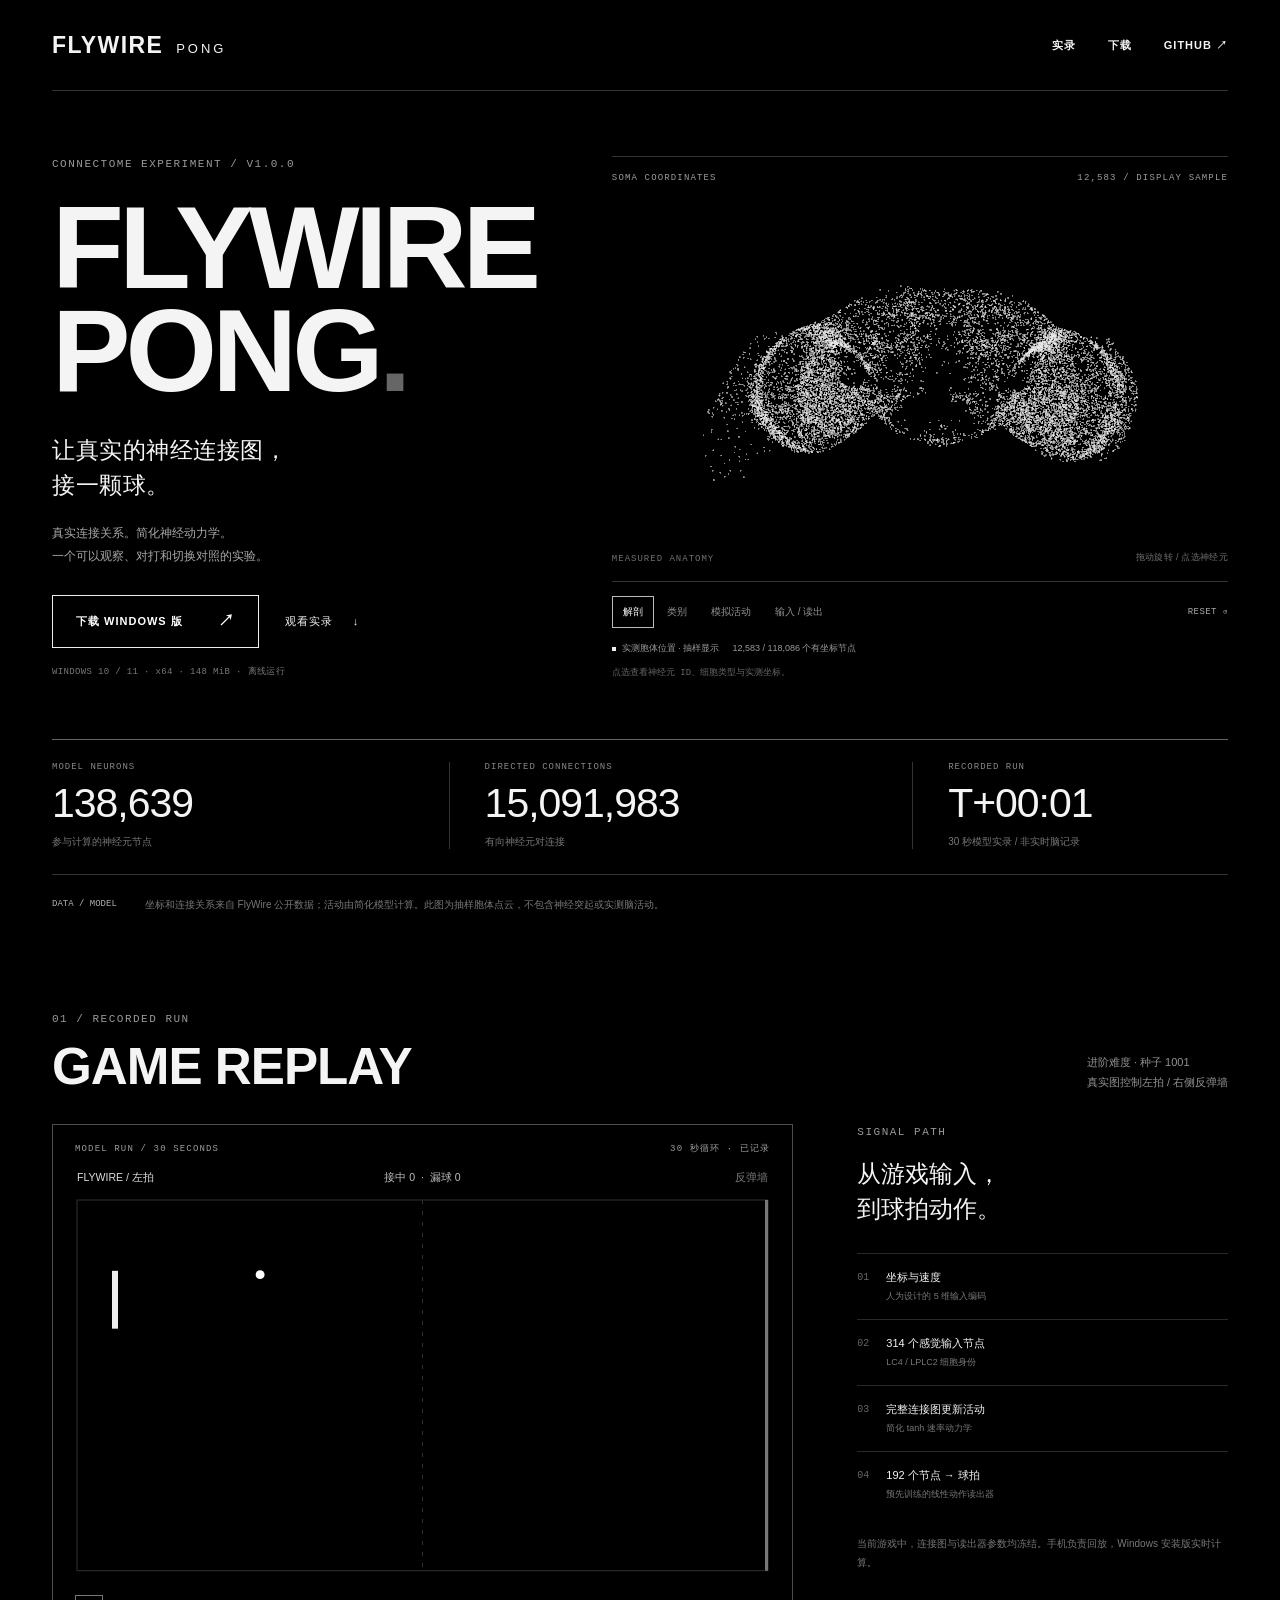
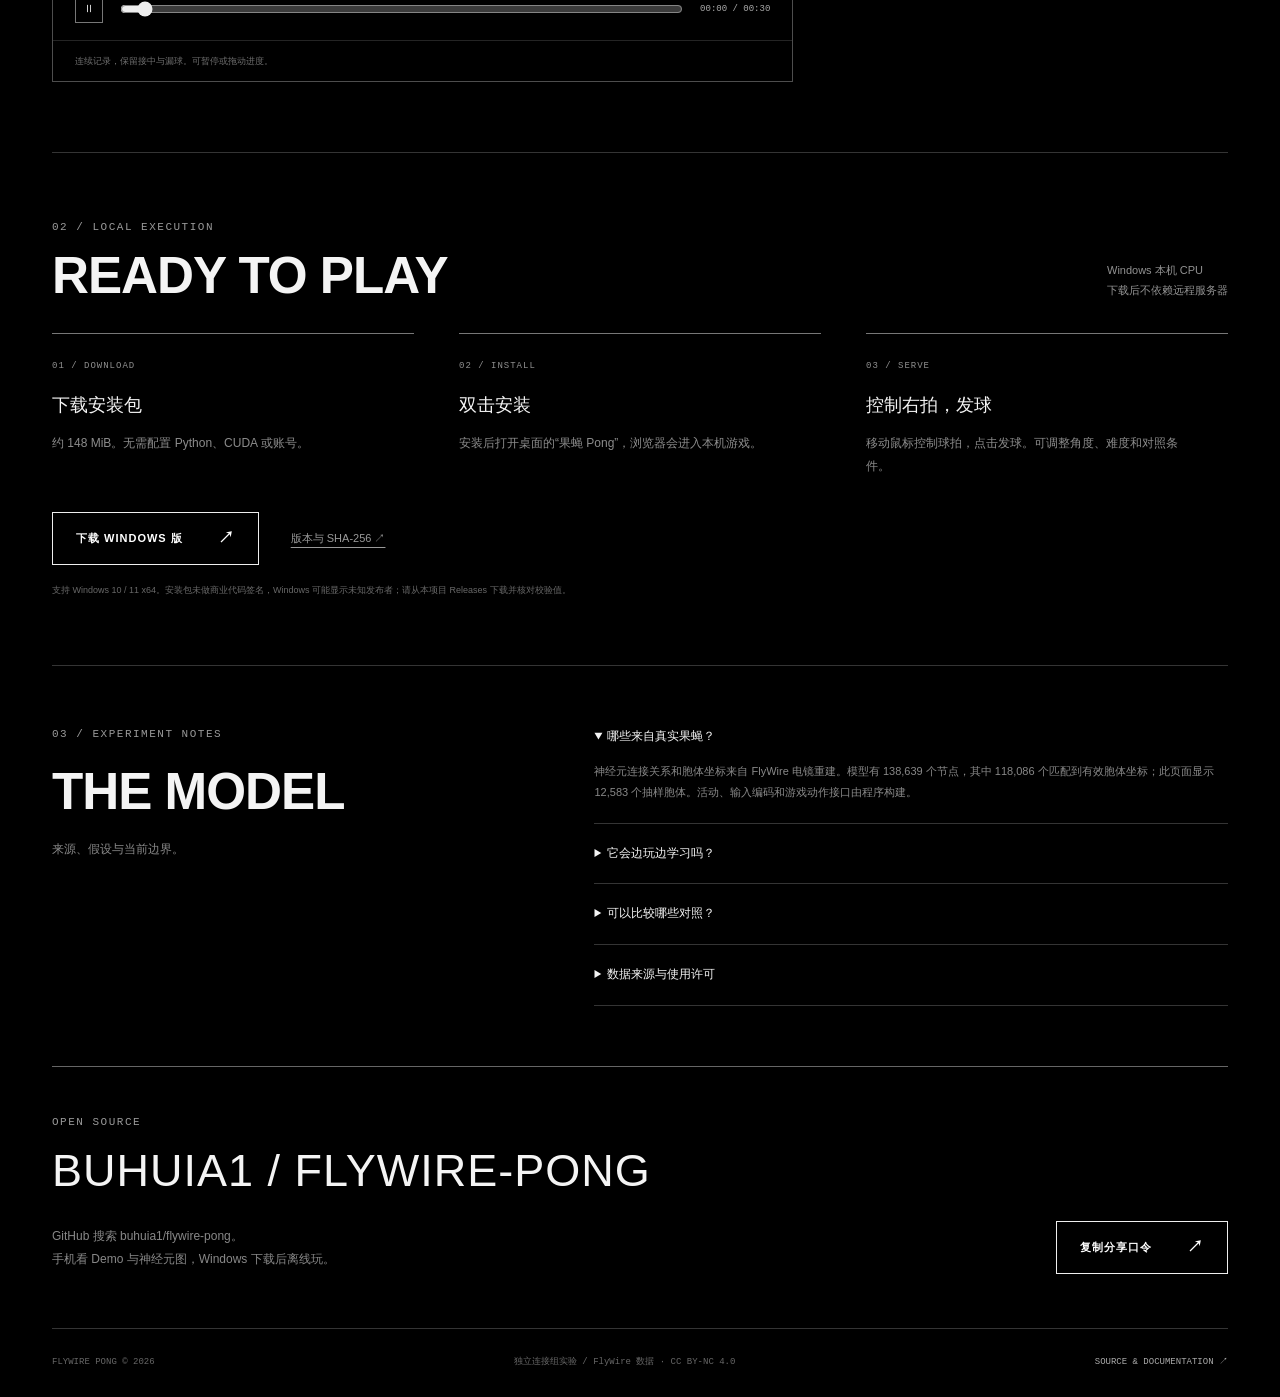
<file: docs/index.html>
<!doctype html>
<html lang="zh-CN">
<head>
<meta charset="utf-8"><meta name="viewport" content="width=device-width,initial-scale=1"><meta name="theme-color" content="#000000">
<title>FLYWIRE PONG · 连接组游戏实验</title>
<meta name="description" content="138,639 个神经元节点，15,091,983 条有向连接。手机观看真实模型实录、探索三维胞体坐标，Windows 下载后离线对打。">
<meta property="og:title" content="FLYWIRE PONG · 让连接图接一颗球"><meta property="og:description" content="一个可以亲手玩的连接组实验。手机看 3D 神经元图与游戏实录，Windows 离线安装。">
<meta property="og:image" content="https://buhuia1.github.io/flywire-pong/assets/social-preview.png?v=2"><meta property="og:url" content="https://buhuia1.github.io/flywire-pong/">
<link rel="icon" href="icon.svg?v=2" type="image/svg+xml"><link rel="stylesheet" href="style.css?v=2">
</head>
<body>
<header class="nav wrap"><a class="brand" href="#" aria-label="FLYWIRE PONG 首页">FLYWIRE<span>PONG</span></a><nav aria-label="主导航"><a href="#replay">实录</a><a href="#install">下载</a><a href="https://github.com/buhuia1/flywire-pong" target="_blank" rel="noopener">GITHUB ↗</a></nav></header>
<main>
<section class="hero wrap" aria-labelledby="hero-title">
 <div class="hero-copy"><p class="eyebrow">CONNECTOME EXPERIMENT / V1.0.0</p><h1 id="hero-title">FLYWIRE<br>PONG<span>.</span></h1><h2 class="hero-subtitle">让真实的神经连接图，<br>接一颗球。</h2><p class="hero-description">真实连接关系。简化神经动力学。<br>一个可以观察、对打和切换对照的实验。</p><div class="actions"><a class="button primary download" href="https://github.com/buhuia1/flywire-pong/releases/latest/download/FlyWire-Pong-Setup-1.0.0-Windows-x64.exe">下载 WINDOWS 版 <span>↗</span></a><a class="watch-link" href="#replay">观看实录 <span>↓</span></a></div><p class="requirements">WINDOWS 10 / 11 · x64 · 148 MiB · 离线运行</p></div>
 <div class="atlas" id="anatomy"><div class="panel-top"><span>SOMA COORDINATES</span><span>12,583 / DISPLAY SAMPLE</span></div><div class="brain-stage"><canvas id="brain" aria-label="可拖动旋转的果蝇胞体点云，显示 12,583 个实测位置" tabindex="0"></canvas><span class="view-label">MEASURED ANATOMY</span><span class="drag-label">拖动旋转 / 点选神经元</span></div><div class="atlas-tools"><div class="segmented" role="group" aria-label="神经元着色方式"><button data-color="anatomy" aria-pressed="true">解剖</button><button data-color="class" aria-pressed="false">类别</button><button data-color="activity" aria-pressed="false">模拟活动</button><button data-color="ports" aria-pressed="false">输入 / 读出</button></div><button id="reset-view" class="reset-button" aria-label="重置三维视角">RESET ↺</button></div><div id="legend" class="legend"></div><p id="selection" class="selection" aria-live="polite">载入实测胞体坐标…</p></div>
 <div class="telemetry"><div><span>MODEL NEURONS</span><strong>138,639</strong><small>参与计算的神经元节点</small></div><div><span>DIRECTED CONNECTIONS</span><strong>15,091,983</strong><small>有向神经元对连接</small></div><div class="time-metric"><span>RECORDED RUN</span><strong id="mission-clock">T+00:00</strong><small>30 秒模型实录 / 非实时脑记录</small></div></div>
</section>
<div class="scope-line wrap"><span>DATA / MODEL</span><p>坐标和连接关系来自 FlyWire 公开数据；活动由简化模型计算。此图为抽样胞体点云，不包含神经突起或实测脑活动。</p></div>
<section class="replay-section wrap" id="replay"><div class="section-heading"><div><p class="eyebrow">01 / RECORDED RUN</p><h2>GAME REPLAY</h2></div><p>进阶难度 · 种子 1001<br>真实图控制左拍 / 右侧反弹墙</p></div>
 <div class="replay-layout"><div class="game-card"><div class="panel-top"><span>MODEL RUN / 30 SECONDS</span><span id="replay-status">载入实录…</span></div><canvas id="pong" aria-label="果蝇连接图控制左侧球拍的真实模型运行实录"></canvas><div class="playback"><button id="play" class="play-button" aria-label="暂停实录">Ⅱ</button><input id="timeline" type="range" min="0" max="29.95" step="0.05" value="0" aria-label="实录播放进度"><span id="timestamp">00:00 / 00:30</span></div><p class="record-caption">连续记录，保留接中与漏球。可暂停或拖动进度。</p></div>
 <aside class="run-details"><p class="eyebrow">SIGNAL PATH</p><h3>从游戏输入，<br>到球拍动作。</h3><ol class="pipeline"><li><b>01</b><span>坐标与速度<small>人为设计的 5 维输入编码</small></span></li><li><b>02</b><span>314 个感觉输入节点<small>LC4 / LPLC2 细胞身份</small></span></li><li><b>03</b><span>完整连接图更新活动<small>简化 tanh 速率动力学</small></span></li><li><b>04</b><span>192 个节点 → 球拍<small>预先训练的线性动作读出器</small></span></li></ol><p class="technical-note">当前游戏中，连接图与读出器参数均冻结。手机负责回放，Windows 安装版实时计算。</p></aside></div>
</section>
<section class="install wrap" id="install"><div class="section-heading"><div><p class="eyebrow">02 / LOCAL EXECUTION</p><h2>READY TO PLAY</h2></div><p>Windows 本机 CPU<br>下载后不依赖远程服务器</p></div>
 <div class="steps"><article><span>01 / DOWNLOAD</span><h3>下载安装包</h3><p>约 148 MiB。无需配置 Python、CUDA 或账号。</p></article><article><span>02 / INSTALL</span><h3>双击安装</h3><p>安装后打开桌面的“果蝇 Pong”，浏览器会进入本机游戏。</p></article><article><span>03 / SERVE</span><h3>控制右拍，发球</h3><p>移动鼠标控制球拍，点击发球。可调整角度、难度和对照条件。</p></article></div>
 <div class="download-row"><a class="button primary download" href="https://github.com/buhuia1/flywire-pong/releases/latest/download/FlyWire-Pong-Setup-1.0.0-Windows-x64.exe">下载 WINDOWS 版 <span>↗</span></a><a class="text-link" href="https://github.com/buhuia1/flywire-pong/releases/latest" target="_blank" rel="noopener">版本与 SHA-256 ↗</a></div><p class="installer-note">支持 Windows 10 / 11 x64。安装包未做商业代码签名，Windows 可能显示未知发布者；请从本项目 Releases 下载并核对校验值。</p>
</section>
<section class="context wrap"><div><p class="eyebrow">03 / EXPERIMENT NOTES</p><h2>THE MODEL</h2><p>来源、假设与当前边界。</p></div><div class="details"><details open><summary>哪些来自真实果蝇？</summary><p>神经元连接关系和胞体坐标来自 FlyWire 电镜重建。模型有 138,639 个节点，其中 118,086 个匹配到有效胞体坐标；此页面显示 12,583 个抽样胞体。活动、输入编码和游戏动作接口由程序构建。</p></details><details><summary>它会边玩边学习吗？</summary><p>当前版本提前使用规则跟球示范，训练外部线性读出器；游戏中所有参数冻结。它不等同于活体学习、意识实验或 DishBrain 湿实验复现。</p></details><details><summary>可以比较哪些对照？</summary><p>安装版包含真实图、人工重连图、直接游戏状态、随机读出、断连、关闭输入、随机动作、规则跟球和手动控制。当前结果没有证明真实果蝇拓扑优于简单对照。逐条件结果与设置保存在仓库中。</p></details><details><summary>数据来源与使用许可</summary><p>连接数据来自 Shiu 等人的 FlyWire v783 整理版本，坐标来自 flywire_annotations。原创代码 MIT；FlyWire 数据及衍生展示按 CC BY-NC 4.0 供非商业研究与教育使用。</p><a href="https://github.com/buhuia1/flywire-pong/blob/main/THIRD_PARTY.md" target="_blank" rel="noopener">完整来源与论文 ↗</a></details></div></section>
<section class="share wrap"><p class="eyebrow">OPEN SOURCE</p><h2>BUHUIA1 / FLYWIRE-PONG</h2><div class="share-row"><p id="share-text">GitHub 搜索 buhuia1/flywire-pong。<br>手机看 Demo 与神经元图，Windows 下载后离线玩。</p><button class="button" id="share">复制分享口令 <span>↗</span></button></div><span id="copy-status" role="status"></span></section>
</main>
<footer class="wrap"><span>FLYWIRE PONG © 2026</span><span>独立连接组实验 / FlyWire 数据 · CC BY-NC 4.0</span><a href="https://github.com/buhuia1/flywire-pong">SOURCE & DOCUMENTATION ↗</a></footer>
<noscript><p class="wrap">开启 JavaScript 可查看三维点云和实录。安装包下载链接可以直接使用。</p></noscript><script src="site.js?v=2"></script>
</body></html>
</file>
<file: docs/style.css>
@charset "UTF-8";
:root{color-scheme:dark;--bg:#000;--fg:#f4f4f4;--secondary:#999;--line:#343434;--mono:"Consolas","SFMono-Regular",monospace;--display:"Bahnschrift","Arial Narrow","Arial",sans-serif}
*{box-sizing:border-box}html{scroll-behavior:smooth;scroll-padding-top:32px}body{margin:0;background:var(--bg);color:var(--fg);font-family:"Segoe UI","PingFang SC","Microsoft YaHei",sans-serif;-webkit-font-smoothing:antialiased}a{color:inherit;text-decoration:none}button,input{font:inherit}button{cursor:pointer}button,a,input{touch-action:manipulation}button:focus-visible,a:focus-visible,input:focus-visible,canvas:focus-visible{outline:2px solid #fff;outline-offset:5px}button,a{-webkit-tap-highlight-color:transparent}.wrap{width:min(1360px,calc(100% - 104px));margin-inline:auto}.nav{height:91px;display:flex;justify-content:space-between;align-items:center;border-bottom:1px solid var(--line)}.brand{font:700 23px var(--display);letter-spacing:1.4px}.brand span{font-weight:400;margin-left:13px;font-size:13px;letter-spacing:3px}.nav nav{display:flex;gap:32px;align-items:center;font-size:11px;font-weight:600;letter-spacing:1px}.nav nav a:hover{color:#aaa}.eyebrow{font:11px var(--mono);letter-spacing:1.5px;line-height:1.6;color:var(--secondary);margin:0 0 22px}
.hero{padding-top:65px;display:grid;grid-template-columns:.92fr 1.08fr;gap:0 35px;align-items:start}.hero-copy h1{font:700 clamp(88px,9.2vw,142px)/.88 var(--display);letter-spacing:-5px;margin:0 0 30px}.hero-copy h1>span{color:#666}.hero-subtitle{font-size:23px;line-height:1.55;font-weight:500;letter-spacing:.5px;margin:0 0 18px}.hero-description{font-size:12px;line-height:1.9;color:#a8a8a8;margin:0 0 27px}.actions{display:flex;align-items:center;gap:26px;flex-wrap:wrap}.button{display:inline-flex;align-items:center;justify-content:space-between;gap:35px;min-height:49px;padding:15px 23px;border:1px solid #eee;background:transparent;border-radius:0;color:#fff;font-size:11px;font-weight:600;letter-spacing:1px;transition:color .2s,background .2s}.button:hover{color:#000;background:#fff}.button span{font-size:16px}.watch-link{font-size:11px;display:flex;align-items:center;gap:20px;letter-spacing:1px}.watch-link:hover{text-decoration:underline;text-underline-offset:5px}.requirements{font:9px var(--mono);color:#777;letter-spacing:.35px;margin:16px 0 0;line-height:1.8}
.atlas{padding-top:0;min-width:0}.panel-top{display:flex;justify-content:space-between;gap:15px;align-items:center;color:#9c9c9c;font:9px var(--mono);letter-spacing:1.15px;line-height:1.5;border-top:1px solid var(--line);padding-top:15px}.brain-stage{position:relative}#brain{display:block;width:100%;height:395px;touch-action:none;cursor:grab}#brain:active{cursor:grabbing}.view-label,.drag-label{position:absolute;bottom:17px;pointer-events:none;color:#707070;font:9px var(--mono);letter-spacing:1px}.view-label{left:0}.drag-label{right:0;font-family:inherit;letter-spacing:.3px}.atlas-tools{border-top:1px solid var(--line);display:flex;justify-content:space-between;align-items:center;gap:10px;padding-top:14px}.segmented{display:flex;gap:2px}.segmented button{font-size:10px;padding:8px 10px;border:1px solid transparent;border-radius:0;background:transparent;color:#929292}.segmented button[aria-pressed=true]{border-color:#bbb;color:#fff}.reset-button{padding:8px 0;background:none;border:none;color:#aaa;font:9px var(--mono);white-space:nowrap;letter-spacing:.4px}.legend{display:flex;flex-wrap:wrap;gap:7px 13px;min-height:16px;margin-top:13px;font-size:9px;color:#9a9a9a;line-height:1.6}.legend span{display:flex;align-items:center;gap:6px}.legend i{height:4px;width:4px;border-radius:0}.selection{font:9px/1.8 var(--mono);color:#666;margin:8px 0 0;overflow-wrap:anywhere;min-height:31px}
.telemetry{grid-column:1/-1;display:grid;grid-template-columns:1fr 1.18fr .85fr;gap:25px;border-top:1px solid #656565;border-bottom:1px solid var(--line);padding:22px 0 25px;margin-top:43px}.telemetry>div{display:flex;flex-direction:column;gap:9px}.telemetry>div+div{border-left:1px solid var(--line);padding-left:35px}.telemetry span{font:9px var(--mono);letter-spacing:1px;color:#888}.telemetry strong{font:400 clamp(28px,3.2vw,43px)/1.1 var(--display);letter-spacing:-1px;font-variant-numeric:tabular-nums}.telemetry small{font-size:10px;color:#777}.scope-line{display:flex;align-items:start;gap:28px;padding-block:20px}.scope-line>span{font:9px var(--mono);color:#b0b0b0;white-space:nowrap;padding-top:4px}.scope-line p{font-size:10px;line-height:1.9;color:#777;max-width:1000px;margin:0}
.section-heading{display:flex;justify-content:space-between;align-items:end;gap:30px;margin-bottom:32px}.section-heading .eyebrow{margin-bottom:13px}.section-heading h2,.context h2{font:600 clamp(36px,4vw,54px)/1 var(--display);letter-spacing:-1px;margin:0}.section-heading p:not(.eyebrow){font-size:11px;color:#929292;line-height:1.8;margin:0}.replay-section{padding:77px 0 70px}.replay-layout{display:grid;grid-template-columns:1.6fr .8fr;gap:64px;align-items:start}.game-card{border:1px solid #4d4d4d;background:#000;min-width:0}.game-card .panel-top{border-top:none;padding:18px 22px 0;font-size:9px}#pong{display:block;width:100%;height:auto;aspect-ratio:1.7}.playback{display:flex;gap:15px;align-items:center;padding:3px 22px 17px}.play-button{background:none;color:#fff;border:1px solid #777;border-radius:0;width:28px;height:28px;flex-shrink:0;font-size:10px}.playback input{width:100%;accent-color:#eee;cursor:pointer}.playback span{font:9px var(--mono);color:#aaa;white-space:nowrap}.record-caption{border-top:1px solid #242424;padding:12px 22px;margin:0;color:#6e6e6e;font-size:9px;line-height:1.8}.run-details .eyebrow{margin-bottom:15px}.run-details h3{font-size:24px;font-weight:400;line-height:1.45;margin:0 0 26px}.pipeline{padding:0;margin:0;list-style:none}.pipeline li{display:flex;gap:17px;border-top:1px solid #292929;padding:15px 0}.pipeline b{font:10px var(--mono);color:#666;padding-top:3px;font-weight:400}.pipeline span{font-size:11px;line-height:1.5}.pipeline small{display:block;color:#777;font-size:9px;margin-top:5px}.technical-note{font-size:10px;line-height:1.9;color:#777;margin-top:17px}
.install{border-top:1px solid var(--line);padding-block:66px}.steps{display:grid;grid-template-columns:1fr 1fr 1fr;gap:45px}.steps article{border-top:1px solid #777;padding-top:20px}.steps article>span{font:9px var(--mono);letter-spacing:1px;color:#8f8f8f}.steps h3{font-size:18px;font-weight:500;margin:21px 0 15px}.steps p{font-size:12px;color:#8c8c8c;line-height:1.9;margin:0;max-width:330px}.download-row{display:flex;gap:32px;align-items:center;margin-top:35px}.text-link{font-size:11px;text-decoration:underline;text-underline-offset:5px;color:#999}.installer-note{font-size:9px;line-height:1.9;color:#686868;margin:17px 0 0;max-width:850px}.context{border-top:1px solid var(--line);padding-block:60px;display:grid;grid-template-columns:1fr 1.4fr;gap:90px}.context>div>p:last-child{font-size:12px;color:#888;margin-top:24px}.details details{border-bottom:1px solid var(--line);padding:19px 0}.details details:first-child{padding-top:0}.details summary{font-size:12px;font-weight:500;cursor:pointer;line-height:1.8}.details p{font-size:11px;line-height:1.95;color:#888;margin:13px 0 0}.details a{display:inline-block;font-size:10px;text-decoration:underline;text-underline-offset:4px;margin-top:15px}.share{border-top:1px solid #666;padding:47px 0 54px;position:relative}.share h2{font:500 clamp(23px,4vw,45px)/1.2 var(--display);letter-spacing:1px;margin:0 0 23px}.share .eyebrow{margin-bottom:13px}.share-row{display:flex;justify-content:space-between;align-items:center;gap:35px}.share-row p{font-size:12px;line-height:1.9;color:#888;margin:0}.share-row button{flex-shrink:0}#copy-status{position:absolute;right:0;bottom:29px;font-size:10px;color:#aaa}footer{display:flex;justify-content:space-between;align-items:center;gap:20px;border-top:1px solid var(--line);padding-block:26px;font:9px/1.7 var(--mono);color:#666}footer a{color:#aaa}
@media(min-width:1600px){#brain{height:435px}.hero{padding-top:85px}}
@media(max-width:1080px){.wrap{width:calc(100% - 64px)}.hero{gap:0 22px}.hero-copy h1{font-size:98px}.hero-subtitle{font-size:20px}.actions{gap:19px}.button{padding-inline:17px;gap:24px}#brain{height:360px}.requirements{font-size:8px}.replay-layout{gap:35px}.telemetry>div+div{padding-left:25px}.context{gap:45px}}
@media(max-width:760px){html{scroll-padding-top:25px}.wrap{width:calc(100% - 40px)}.nav{height:71px}.brand{font-size:20px;letter-spacing:1px}.brand span{font-size:10px;margin-left:8px;letter-spacing:2px}.nav nav{gap:16px;font-size:9px}.nav nav a:first-child{display:none}.hero{grid-template-columns:1fr;padding-top:39px;gap:29px}.eyebrow{font-size:9px;letter-spacing:1px;margin-bottom:22px}.hero-copy h1{font-size:clamp(89px,24vw,142px);line-height:.89;letter-spacing:-3px;margin-bottom:27px}.hero-subtitle{font-size:20px;line-height:1.5;margin-bottom:15px}.hero-description{font-size:11px;line-height:1.85;margin-bottom:24px}.actions{gap:23px}.button{min-height:47px;font-size:10px;padding:14px 17px;gap:31px}.watch-link{font-size:10px;gap:18px}.requirements{font-size:8px;letter-spacing:0;margin-top:13px}.atlas{padding-top:0}.panel-top{font-size:8px;letter-spacing:.35px;padding-top:13px;gap:10px}#brain{height:302px}.view-label,.drag-label{font-size:8px;bottom:17px}.atlas-tools{padding-top:11px;gap:5px}.segmented{gap:1px}.segmented button{font-size:9px;padding:7px 9px}.reset-button{font-size:8px}.legend{font-size:8px;gap:5px 12px;margin-top:12px}.selection{font-size:8px;margin-top:7px;min-height:25px}.telemetry{margin-top:2px;padding:20px 0;gap:15px;grid-template-columns:.86fr 1.14fr}.telemetry>div+div{padding-left:18px}.telemetry span{font-size:7px;letter-spacing:.1px}.telemetry strong{font-size:30px;letter-spacing:-1px}.telemetry small{font-size:8px;line-height:1.6}.telemetry .time-metric{grid-column:1/-1;border-left:none;border-top:1px solid #292929;padding:15px 0 0;margin-top:1px;display:grid;grid-template-columns:1fr 1fr;align-items:center;gap:7px 20px}.time-metric strong{text-align:right;font-size:22px}.time-metric small{grid-column:1/-1}.scope-line{display:block;padding-top:16px;padding-bottom:0}.scope-line>span{font-size:8px}.scope-line p{font-size:9px;line-height:1.9;margin-top:9px}.section-heading{display:block;margin-bottom:24px}.section-heading h2,.context h2{font-size:37px;letter-spacing:-.5px}.section-heading .eyebrow{margin-bottom:12px}.section-heading p:not(.eyebrow){font-size:9px;margin-top:16px;line-height:1.9}.replay-section{padding:53px 0 40px}.replay-layout{grid-template-columns:1fr;gap:31px}.game-card .panel-top{padding:14px 14px 0;font-size:7px;letter-spacing:.4px}.playback{padding:4px 14px 14px;gap:10px}.playback span{font-size:8px}.play-button{width:25px;height:25px}.record-caption{padding:10px 14px;font-size:8px}.run-details h3{font-size:22px;margin-bottom:19px}.run-details h3 br{display:none}.pipeline{display:grid;grid-template-columns:1fr 1fr;gap:0 20px}.pipeline li{gap:11px;padding:14px 0}.pipeline span{font-size:10px}.pipeline b{font-size:9px}.pipeline small{font-size:8px;line-height:1.7}.technical-note{font-size:9px;margin:13px 0 0}.install{padding-block:38px}.steps{grid-template-columns:1fr;gap:24px}.steps article{padding-top:16px}.steps article>span{font-size:8px}.steps h3{font-size:17px;margin:13px 0 10px}.steps p{font-size:11px;max-width:none}.download-row{gap:22px;margin-top:28px;flex-wrap:wrap}.text-link{font-size:9px}.installer-note{font-size:8px;line-height:1.9;margin-top:18px}.context{grid-template-columns:1fr;gap:20px;padding-block:38px}.context>div>p:last-child{font-size:11px;margin-top:18px}.details details{padding:16px 0}.details summary{font-size:11px}.details p{font-size:10px}.details a{font-size:9px}.share{padding-top:33px;padding-bottom:44px}.share h2{font-size:24px;letter-spacing:0}.share-row{display:block}.share-row p{font-size:10px}.share-row button{margin-top:23px}#copy-status{left:0;right:auto;bottom:18px;font-size:9px}footer{font-size:8px;display:flex;flex-wrap:wrap;justify-content:start;gap:13px 26px;padding-block:22px}footer>span:nth-child(2){order:3;flex-basis:100%}}
@media(max-width:360px){.wrap{width:calc(100% - 32px)}.nav nav{gap:12px}.hero-copy h1{font-size:85px}.button{gap:24px}.actions{gap:18px}.telemetry strong{font-size:27px}.segmented button{padding-inline:8px}}
.hero-copy{min-width:0}
@media(max-width:760px){.hero{grid-template-columns:minmax(0,1fr)}.hero-copy h1{font-size:clamp(72px,20.5vw,142px)}}
@media(max-width:360px){.hero-copy h1{font-size:74px}}
@media(prefers-reduced-motion:reduce){html{scroll-behavior:auto}*{transition:none!important}}
</file>
